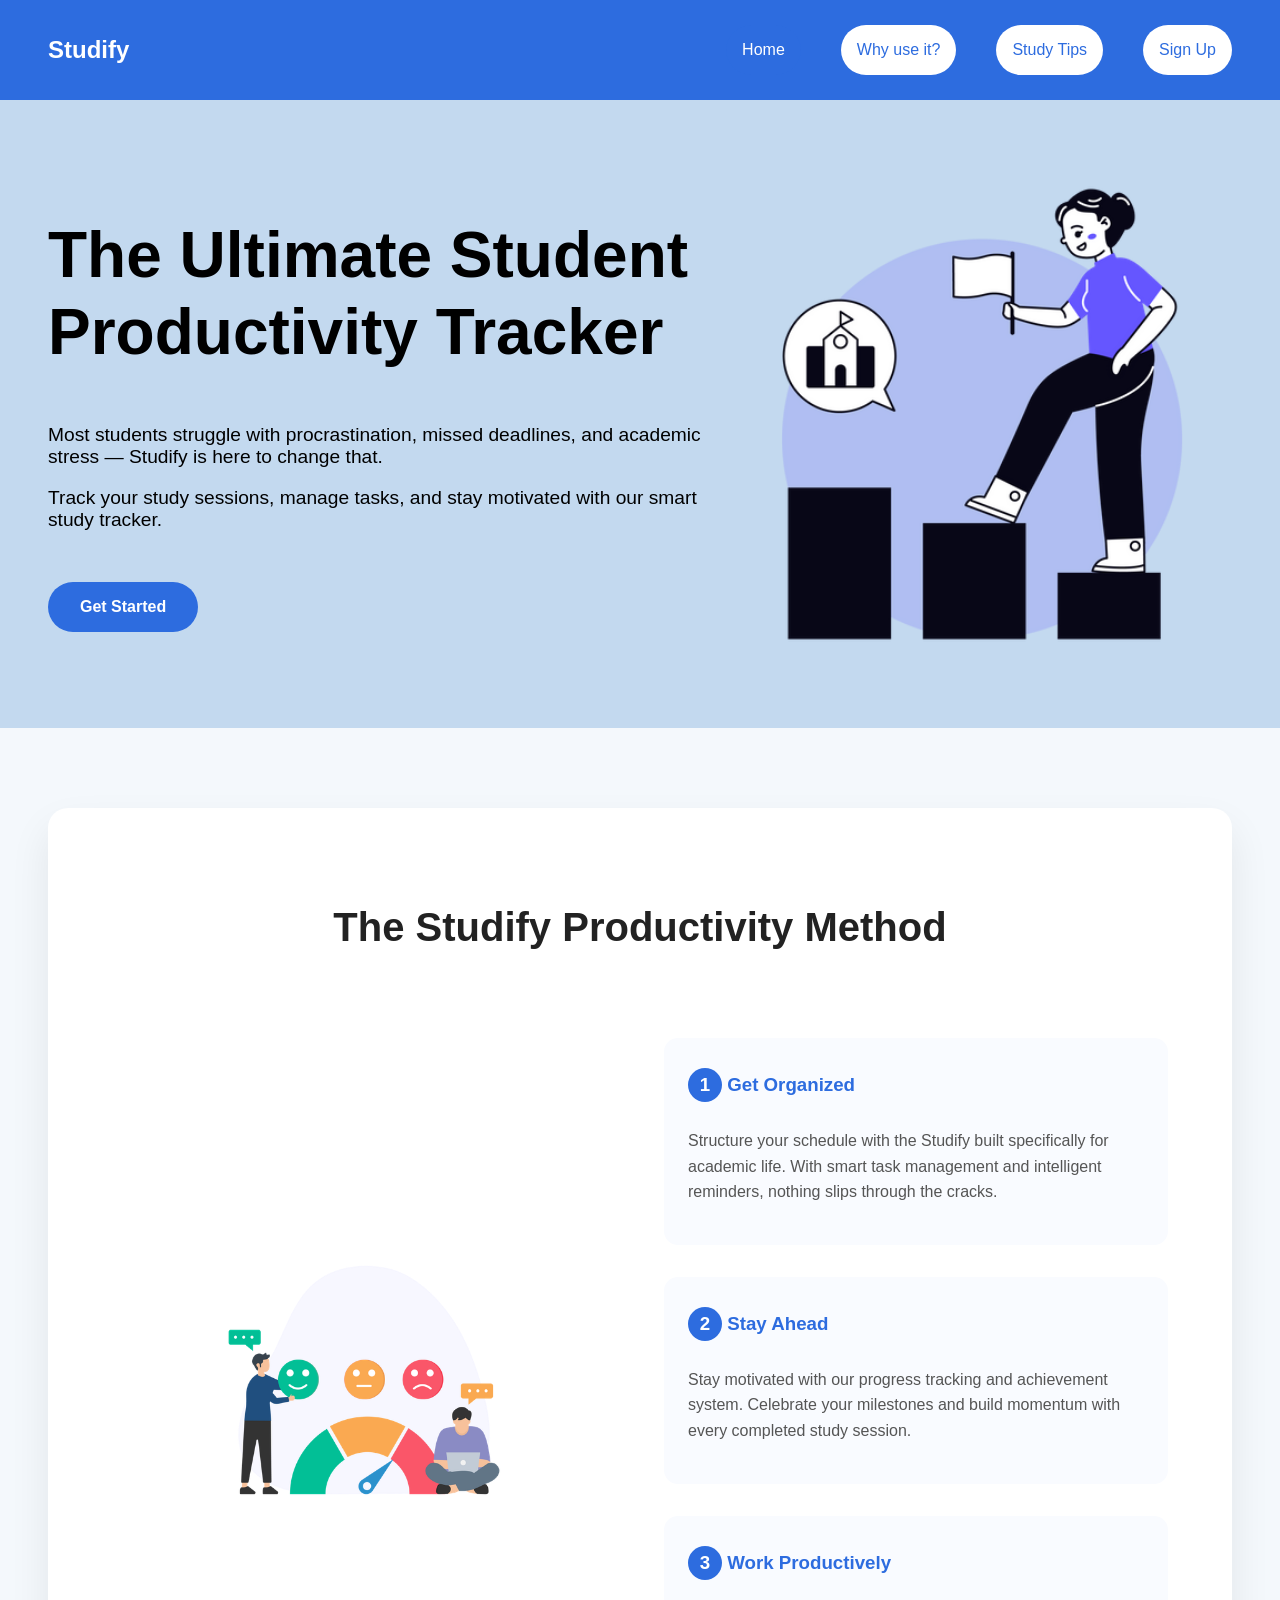
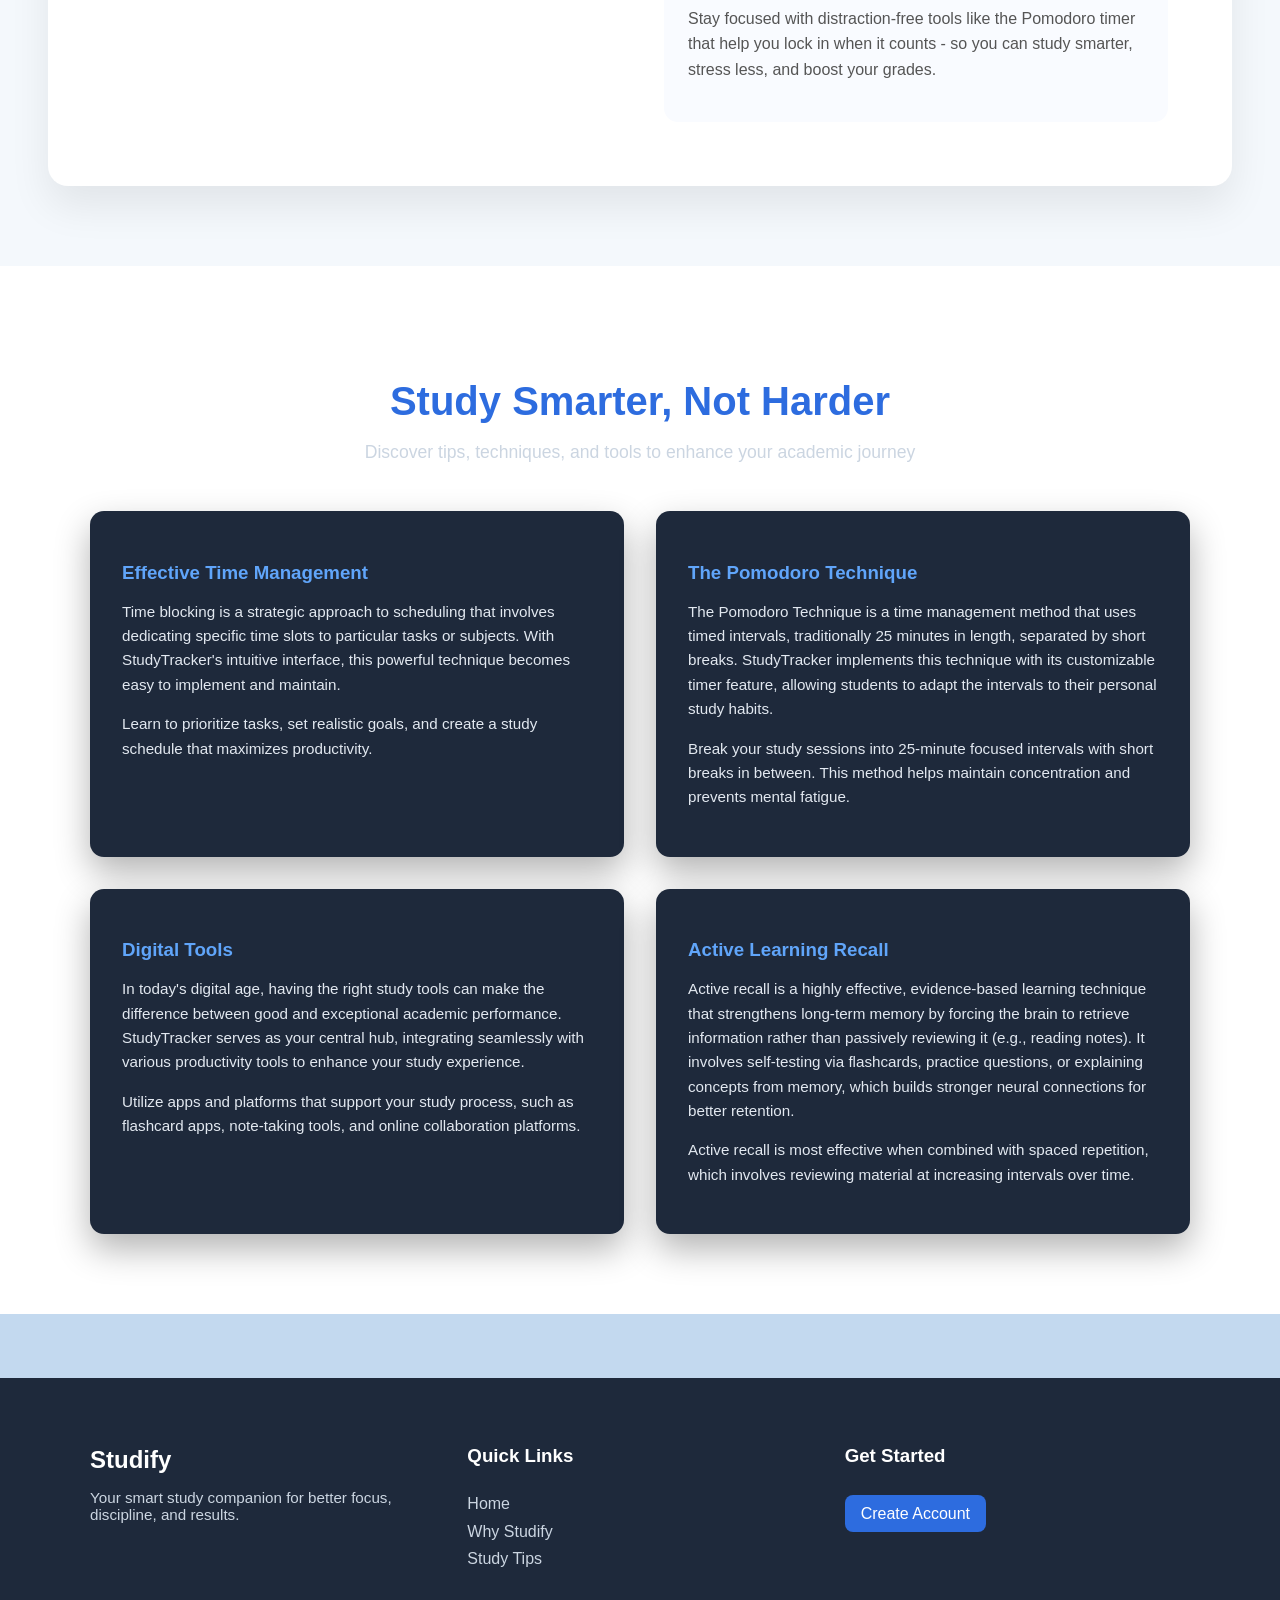
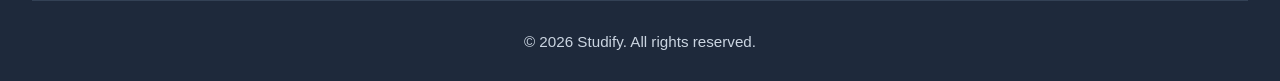
<file: index.html>
<!DOCTYPE html> 
<html lang="en">
<head>
  <meta charset="UTF-8">
  <meta name="viewport" content="width=device-width, initial-scale=1.0">
  <title>Studify- A study tracker</title>
  <link rel="stylesheet" href="style.css">
</head>
<body>
  <nav>
    <h1>Studify</h1>
    <div class="nav-links">
      <a href="#home">Home</a>
      <a href="#why">Why use it?</a>
      <a href="#study-tips">Study Tips</a>
      <a href="sign-up.html">Sign Up</a>
    </div>
  </nav>

  <section class="homepage" id="home">
    <div class="intro">
      <div class="intro-text">
        <h1>The Ultimate Student<br>
          Productivity Tracker
        </h1>

        <p>Most students struggle with procrastination, missed deadlines, and academic stress — Studify is here to change that.</p>

        <p>Track your study sessions, manage tasks, and stay motivated with our smart study tracker.</p>

        <a href="dashboard.html" class="get-started-button">Get Started</a>
      </div>

      <div class="intro-image">
        <img src="intro.webp" alt="image of students studying">
      </div>
    </div>
  </section>

  <section class="why-use-it" id="why">
    <div class="about">
      <div class="heading">
        <h2>The Studify Productivity Method</h2>
      </div>

      <div class="phone-image">
        <img src="phone-image.webp" alt="image of phone with Studify app">
      </div>

      <div class="points">

        <div class="point-one">
          <h3><span class="one">1</span> Get Organized</h3>
          <p>Structure your schedule with the Studify built specifically for academic life. With smart task management and intelligent reminders, nothing slips through the cracks.</p>
        </div>

        <div class="point-two">
          <h3><span class="two">2</span> Stay Ahead</h3>
          <p>Stay motivated with our progress tracking and achievement system. Celebrate your milestones and build momentum with every completed study session.</p>
        </div>

        <div class="point-three">
          <h3><span class="three">3</span> Work Productively</h3>
          <p>Stay focused with distraction-free tools like the Pomodoro timer that help you lock in when it counts - so you can study smarter, stress less, and boost your grades.</p>
        </div>

      </div>
    </div>
  </section>

  <section class="study-tips" id="study-tips">
    <div class="tricks">

      <div class="heading-title">
        <h2>Study Smarter, Not Harder</h2>
        <p>Discover tips, techniques, and tools to enhance your academic journey</p>
      </div>

      <div class="tips-cards">

        <div class="card-one">
          <h3>Effective Time Management</h3>
          <p>Time blocking is a strategic approach to scheduling that involves dedicating specific time slots to particular tasks or subjects. With StudyTracker's intuitive interface, this powerful technique becomes easy to implement and maintain.</p>
          <p>Learn to prioritize tasks, set realistic goals, and create a study schedule that maximizes productivity.</p>
        </div>

        <div class="card-two">
          <h3>The Pomodoro Technique</h3>
          <p>The Pomodoro Technique is a time management method that uses timed intervals, traditionally 25 minutes in length, separated by short breaks. StudyTracker implements this technique with its customizable timer feature, allowing students to adapt the intervals to their personal study habits.</p>
          <p>Break your study sessions into 25-minute focused intervals with short breaks in between. This method helps maintain concentration and prevents mental fatigue.</p>
        </div>

        <div class="card-three">
          <h3>Digital Tools</h3>
          <p>In today's digital age, having the right study tools can make the difference between good and exceptional academic performance. StudyTracker serves as your central hub, integrating seamlessly with various productivity tools to enhance your study experience.</p>
          <p>Utilize apps and platforms that support your study process, such as flashcard apps, note-taking tools, and online collaboration platforms.</p>
        </div>

        <div class="card-four">
          <h3>Active Learning Recall</h3>
          <p>Active recall is a highly effective, evidence-based learning technique that strengthens long-term memory by forcing the brain to retrieve information rather than passively reviewing it (e.g., reading notes). It involves self-testing via flashcards, practice questions, or explaining concepts from memory, which builds stronger neural connections for better retention.</p>
          <p>Active recall is most effective when combined with spaced repetition, which involves reviewing material at increasing intervals over time.</p>
        </div>

      </div>
    </div>
  </section>

  <footer class="footer">
  <div class="footer-container">
    
    <div class="footer-brand">
      <h2>Studify</h2>
      <p>Your smart study companion for better focus, discipline, and results.</p>
    </div>

    <div class="footer-links">
      <h3>Quick Links</h3>
      <a href="#home">Home</a>
      <a href="#why">Why Studify</a>
      <a href="#study-tips">Study Tips</a>
    </div>

    <div class="footer-action">
      <h3>Get Started</h3>
      <a href="sign-up.html" class="footer-btn">Create Account</a>
    </div>

  </div>

  <div class="footer-bottom">
    <p>© 2026 Studify. All rights reserved.</p>
  </div>
</footer>

  <script src="script.js"></script>
</body>
</html>
</file>
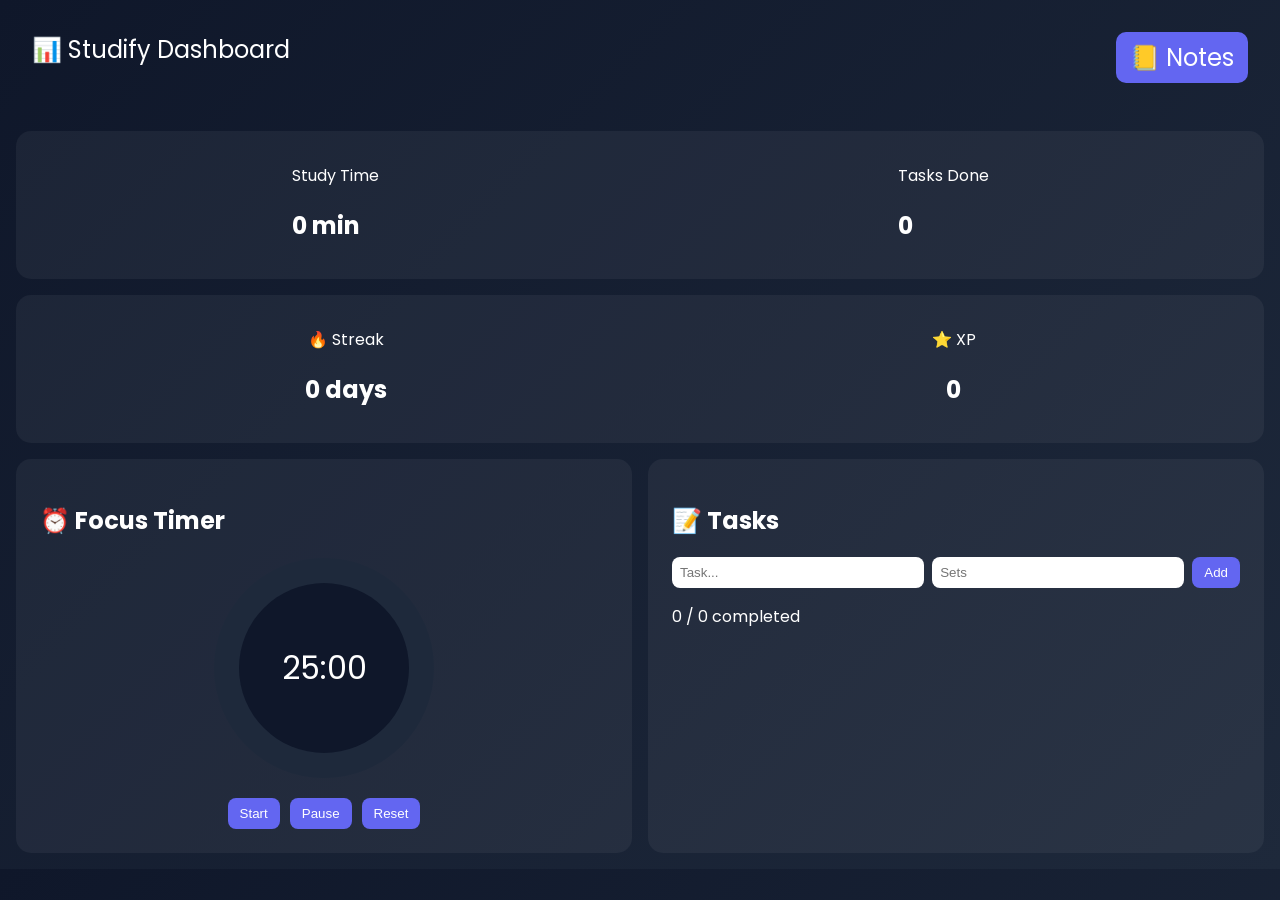
<file: dashboard.html>
<!DOCTYPE html>
<html lang="en">
<head>
  <meta charset="UTF-8">
  <meta name="viewport" content="width=device-width, initial-scale=1.0">
  <title>Studify Dashboard</title>

  <link href="https://fonts.googleapis.com/css2?family=Poppins:wght@400;600&display=swap" rel="stylesheet">
  <link rel="stylesheet" href="dashboard.css">
</head>

<body>

<header class="header">
  <span>📊 Studify Dashboard</span>
  <a href="notes.html" class="notes-btn">📒 Notes</a>
</header>

<!-- TRACKER -->
<section class="tracker">
  <div>
    <p>Study Time</p>
    <h2 id="studyTime">0 min</h2>
  </div>
  <div>
    <p>Tasks Done</p>
    <h2 id="tasksDone">0</h2>
  </div>
</section>

<!-- GAMIFICATION -->
<section class="gamification">
  <div>
    <p>🔥 Streak</p>
    <h2 id="streakCount">0 days</h2>
  </div>
  <div>
    <p>⭐ XP</p>
    <h2 id="xpCount">0</h2>
  </div>
</section>

<!-- MAIN -->
<section class="main-grid">

  <!-- TIMER -->
  <div class="card">
    <h2>⏰ Focus Timer</h2>

    <div class="circle">
      <div class="inner-circle">
        <span id="timeDisplay">25:00</span>
      </div>
    </div>

    <div class="buttons">
      <button onclick="startTimer()">Start</button>
      <button onclick="pauseTimer()">Pause</button>
      <button onclick="resetTimer()">Reset</button>
    </div>
  </div>

  <!-- TASKS -->
  <div class="card">
    <h2>📝 Tasks</h2>

    <form id="taskForm">
      <input type="text" id="taskInput" placeholder="Task..." required>
      <input type="number" id="taskSets" placeholder="Sets" min="1" required>
      <button type="submit">Add</button>
    </form>

    <p id="progressText">0 / 0 completed</p>
    <ul id="taskList"></ul>
  </div>

</section>

<script src="dashboard.js"></script>
</body>
</html>
</file>
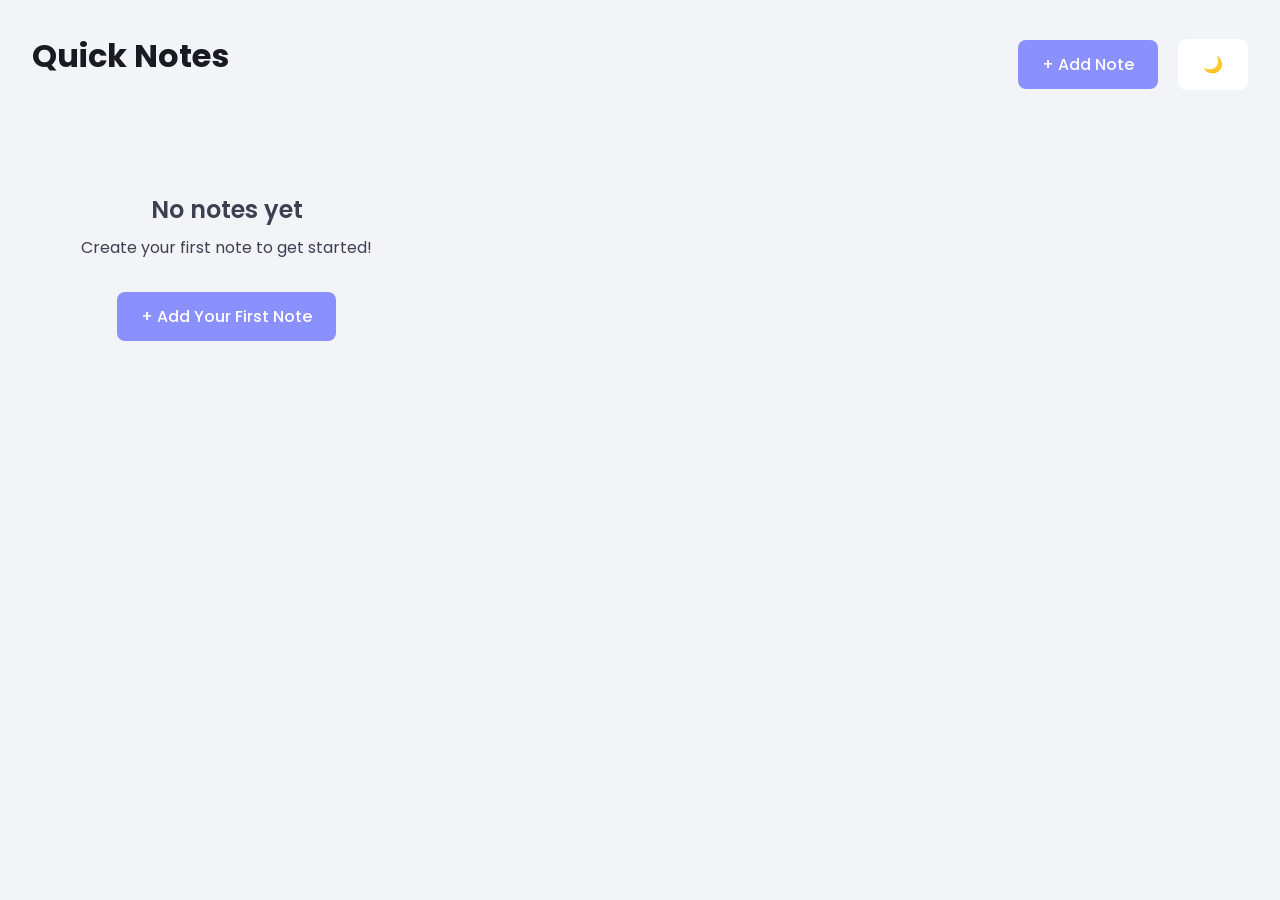
<file: notes.html>
<!DOCTYPE html>
<html lang="en">
<head>
    <meta charset="UTF-8">
    <meta name="viewport" content="width=device-width, initial-scale=1.0">
    <title>Notes</title>
    <link rel="stylesheet" href="notes.css">
</head>
<body>
    <header>
        <h1>Quick Notes</h1>
        <div>
            <button class="add-note-btn" onclick="openNoteDialog()">+ Add Note</button>
            <button id="themeToggleBtn" class="theme-toggle-btn">🌙</button>
        </div>
    </header>
    <main id="notesContainer" class="notes-grid">

    </main>
    <dialog id="noteDialog">
        <div class="cialog-content">
            <div class="dialog-header">
                <h2 class="dialog-title" id="dialogTitle">Add New Note</h2>
                <button class="close-btn" onclick="closeNoteDialog()">X</button>
            </div>
            <form id="noteForm">
                <div class="form-group">
                    <label for="noteTitle" class="form-label">Title</label>
                    <input type="text" id="noteTitle" class="form-input" placeholder="Enter note title..." required>
                </div>

                <div class="form-group">
                    <label for="noteContent" class="form-label">Content</label>
                    <textarea id="noteContent" class="form-textarea" placeholder="Write your note here..." required></textarea>
                </div>
                <div class="dailog-actions">
                    <button type="button" class="cancel-btn" onclick="closeNoteDialog()">Cancel</button>
                    <button type="submit" class="save-btn">Save Note</button>
                </div>
            </form>
        </div>
    </dialog>
    <script src="notes.js"></script>
</body>
</html>
</file>
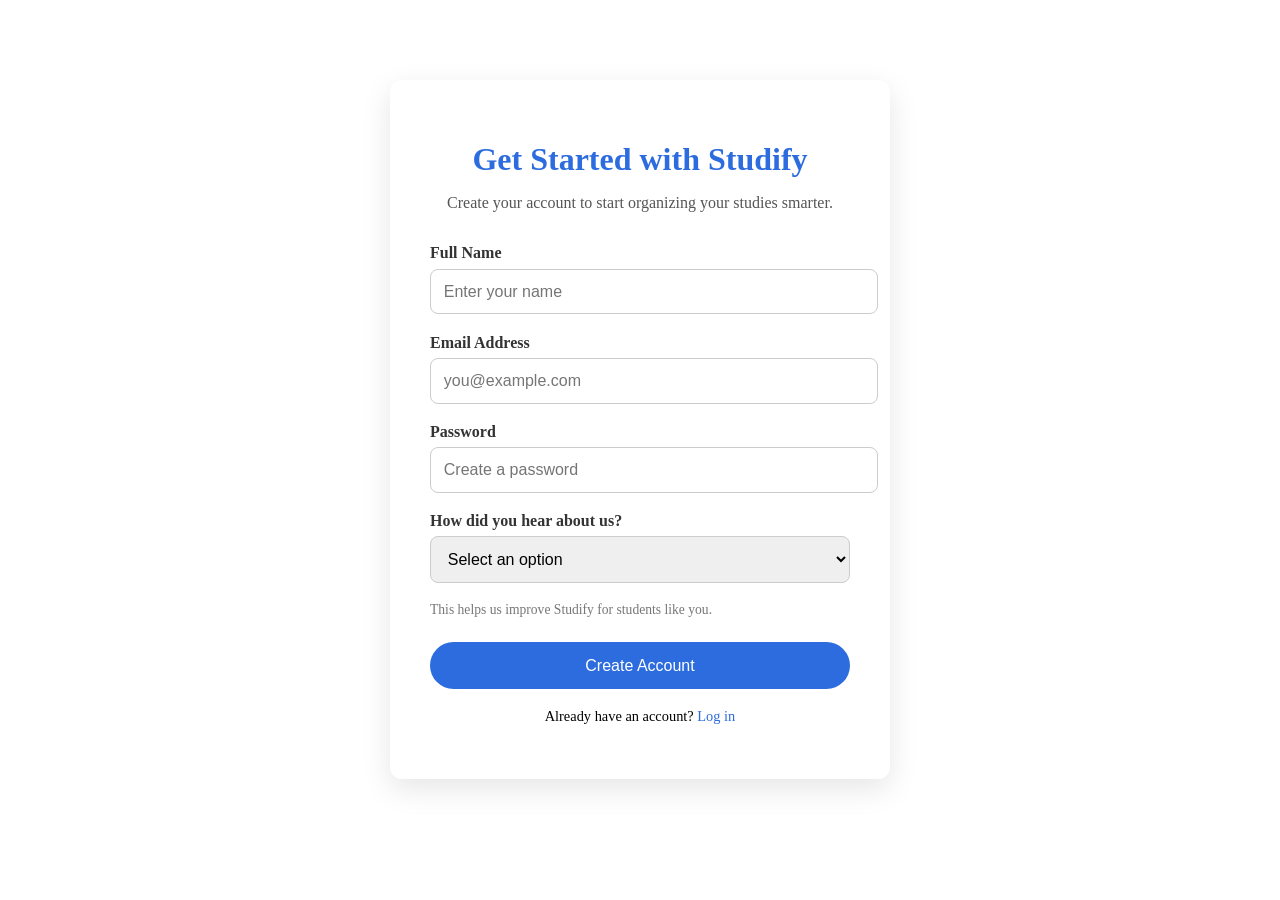
<file: sign-up.html>
<!DOCTYPE html>
<html lang="en">
<head>
  <meta charset="UTF-8">
  <title>Get Started | Studify</title>
  <link rel="stylesheet" href="sign-up.css">
</head>
<body>

  <div class="form-container">
    <h1>Get Started with Studify</h1>
    <p class="subtitle">
      Create your account to start organizing your studies smarter.
    </p>

    <form class="signup-form">

      <label>
        Full Name
        <input type="text" placeholder="Enter your name" required>
      </label>

      <label>
        Email Address
        <input type="email" placeholder="you@example.com" required>
      </label>

      <label>
        Password
        <input type="password" placeholder="Create a password" required>
      </label>

      <label>
        How did you hear about us?
        <select required>
          <option value="">Select an option</option>
          <option>Friend / Classmate</option>
          <option>College / Professor</option>
          <option>Social Media</option>
          <option>Online Search</option>
          <option>Other</option>
        </select>
      </label>

      <p class="hint">
        This helps us improve Studify for students like you.
      </p>

      <button type="submit">Create Account</button>

      <p class="login-text">
        Already have an account? <a href="#">Log in</a>
      </p>

    </form>
  </div>

  <script src="sign-up.js"></script>
</body>
</html>
</file>
<file: style.css>
body {
  margin: 0;
  font-family: Arial, sans-serif;
  background: #c3d9ef;
}
nav {
  display: flex;
  justify-content: space-between;
  align-items: center;
  padding: 1rem 3rem;
  background: #2d6cdf;
  color: white;
}

.nav-links {
  display: flex;
  gap: 2.5rem;
}
.nav-links a{
    text-decoration: none;
    background-color: white;
    color: #2d6cdf;
    padding: 1rem;
    border-radius: 25px;
}
nav a:hover {
  background: #2d6cdf;
  color: white;
  transition: linear 0.3s;
}
.intro{
  padding: 4rem 3rem 4rem 3rem;
  display: flex;
}
.intro h1{
  display: flex;
  align-items: baseline;
  font-size: 4rem;
  line-height: 1.2;
  font-weight: 700;
}
.intro p{
  font-weight: 500;
  font-size: larger;
}
.intro-image{
  height: 500px;
  display: flex;
  justify-content: flex-end;
}
.get-started-button {
  display: inline-block;
  margin-top: 2rem;
  padding: 1rem 2rem;
  border-radius: 30px;
  background-color: #2d6cdf;
  color: white;
  text-decoration: none;
  font-weight: bold;
}
/* ===== WHY USE IT SECTION ===== */

.why-use-it {
  padding: 5rem 3rem;
  background: #f4f8fc;
}

.about {
  max-width: 1100px;
  margin: auto;
  background: white;
  border-radius: 20px;
  padding: 4rem;
  box-shadow: 0 20px 40px rgba(0,0,0,0.08);

  display: grid;
  grid-template-columns: 1fr 1fr;
  gap: 3rem;
}

/* Heading stays centered */
.heading {
  grid-column: 1 / -1;
  text-align: center;
}

.heading h2 {
  font-size: 2.5rem;
  margin-bottom: 2.5rem;
  color: #222;
}

/* Left image */
.phone-image {
  display: flex;
  justify-content: center;
  align-items: center;
}

.phone-image img {
  max-width: 280px;
  height: auto;
}

/* Right text content */
.points {
  display: flex;
  flex-direction: column;
  gap: 2rem;
}

/* Individual point blocks */
.points > div {
  padding: 1.5rem;
  border-radius: 14px;
  background: #f9fbff;
}

.points span {
  display: inline-flex;
  width: 34px;
  height: 34px;
  background: #2d6cdf;
  color: white;
  font-weight: bold;
  align-items: center;
  justify-content: center;
  border-radius: 50%;
  margin-bottom: 0.6rem;
}

.points h3 {
  margin: 0.4rem 0;
  color: #2d6cdf;
}

.points p {
  color: #555;
  line-height: 1.6;
}

@media (max-width: 900px) {
  .about {
    grid-template-columns: 1fr;
    padding: 3rem 2rem;
  }

  .phone-image {
    order: 1;
  }

  .points {
    order: 2;
  }
}


/* ===== STUDY TIPS SECTION ===== */

.study-tips {
  padding: 5rem 3rem;
  color: #2d6cdf;
  background: white;
}

.heading-title {
  text-align: center;
  margin-bottom: 3rem;
}

.heading-title h2 {
  font-size: 2.5rem;
  margin-bottom: 0.5rem;
}

.heading-title p {
  color: #cbd5e1;
  font-size: 1.1rem;
}

/* Cards grid */
.tips-cards {
  max-width: 1100px;
  margin: auto;
  display: grid;
  grid-template-columns: repeat(2, 1fr);
  gap: 2rem;
}

/* Individual cards */
.tips-cards > div {
  background: #1e293b;
  padding: 2rem;
  border-radius: 14px;
  box-shadow: 0 15px 35px rgba(0,0,0,0.3);
}

.tips-cards h3 {
  color: #60a5fa;
  margin-bottom: 1rem;
}

.tips-cards p {
  color: #e2e8f0;
  line-height: 1.6;
  font-size: 0.95rem;
}

/* Readable spacing */
.tips-cards p + p {
  margin-top: 0.8rem;
}

/* Scroll animation */
.hidden {
  opacity: 0;
  transform: translateY(40px);
  transition: all 0.6s ease;
}

.show {
  opacity: 1;
  transform: translateY(0);
}

/* Active nav */
.nav-links a.active {
  background: #2d6cdf;
  color: white;
}

/* FOOTER */

/* ===== FOOTER ===== */

.footer {
  background: #1e293b;
  color: white;
  padding: 3rem 2rem 1rem;
  margin-top: 4rem;
}

.footer-container {
  max-width: 1100px;
  margin: auto;
  display: grid;
  grid-template-columns: repeat(3, 1fr);
  gap: 2rem;
}

.footer h2 {
  margin-bottom: 0.5rem;
}

.footer p {
  color: #cbd5e1;
  font-size: 0.95rem;
}

.footer-links,
.footer-action {
  display: flex;
  flex-direction: column;
  gap: 0.6rem;
}

.footer-links a {
  text-decoration: none;
  color: #cbd5e1;
}

.footer-links a:hover {
  color: white;
}

.footer-btn {
  text-decoration: none;
  background: #2d6cdf;
  color: white;
  padding: 0.6rem 1rem;
  border-radius: 8px;
  width: fit-content;
}

.footer-bottom {
  text-align: center;
  margin-top: 2rem;
  border-top: 1px solid #334155;
  padding-top: 1rem;
  font-size: 0.85rem;
  color: #94a3b8;
}

/* Responsive */
@media (max-width: 800px) {
  .footer-container {
    grid-template-columns: 1fr;
    text-align: center;
  }

  .footer-links,
  .footer-action {
    align-items: center;
  }
}

/* Responsive: 1 column */
@media (max-width: 800px) {
  .tips-cards {
    grid-template-columns: 1fr;
  }
}
</file>
<file: dashboard.css>
body {
  margin: 0;
  font-family: 'Poppins', sans-serif;
  background: linear-gradient(135deg, #0f172a, #1e293b);
  color: white;
}

/* HEADER */
.header {
  display: flex;
  justify-content: space-between;
  padding: 2rem;
  font-size: 1.5rem;
}

.notes-btn {
  text-decoration: none;
  background: #6366f1;
  padding: 8px 14px;
  border-radius: 10px;
  color: white;
}

/* TRACKERS */
.tracker, .gamification {
  display: flex;
  justify-content: space-around;
  margin: 1rem;
  padding: 1rem;
  border-radius: 15px;
  background: rgba(255,255,255,0.05);
}

.gamification div {
  text-align: center;
}

/* GRID */
.main-grid {
  display: grid;
  grid-template-columns: 1fr 1fr;
  gap: 1rem;
  margin: 1rem;
}

.card {
  background: rgba(255,255,255,0.05);
  padding: 1.5rem;
  border-radius: 15px;
}

/* TIMER */
.circle {
  width: 220px;
  height: 220px;
  border-radius: 50%;
  margin: 20px auto;
  display: flex;
  justify-content: center;
  align-items: center;
  background: conic-gradient(#6366f1 0%, #1e293b 0%);
}

.inner-circle {
  width: 170px;
  height: 170px;
  background: #0f172a;
  border-radius: 50%;
  display: flex;
  justify-content: center;
  align-items: center;
}

#timeDisplay {
  font-size: 2rem;
}

/* BUTTONS */
.buttons {
  display: flex;
  justify-content: center;
  gap: 10px;
}

button {
  background: #6366f1;
  border: none;
  padding: 8px 12px;
  border-radius: 8px;
  color: white;
  cursor: pointer;
}

/* TASKS */
#taskForm {
  display: flex;
  gap: 8px;
  margin-bottom: 10px;
}

#taskForm input {
  flex: 1;
  padding: 8px;
  border-radius: 8px;
  border: none;
}

#taskList li {
  display: flex;
  justify-content: space-between;
  align-items: center;
  background: rgba(255,255,255,0.1);
  padding: 10px;
  margin: 5px 0;
  border-radius: 10px;
}

/* RESPONSIVE */
@media (max-width: 900px) {
  .main-grid {
    grid-template-columns: 1fr;
  }
}
</file>
<file: notes.css>
@import url('https://fonts.googleapis.com/css2?family=Poppins:ital,wght@0,100;0,200;0,300;0,400;0,500;0,600;0,700;0,800;0,900;1,100;1,200;1,300;1,400;1,500;1,600;1,700;1,800;1,900&display=swap');

* {
  margin: 0;
  padding: 0;
  box-sizing: border-box;
}

:root {
  --brand-color: #8b90ff;
  --base-color: #f2f4f8;
  --surface-color: #fff;
  --text-color: #191b23;
  --secondary-text-color: #3c404f;
  --base-transparent-90: rgba(247, 247, 247, 0.9);
  --base-transparent-100: rgba(247, 247, 247, 1);
}

.dark-theme {
  --brand-color: #8b90ff;
  --base-color: #1e1f26;
  --surface-color: #2c2f38;
  --text-color: #f0f0f0;
  --secondary-text-color: #b0b3c0;
  --base-transparent-90: rgba(30, 31, 38, 0.9);
  --base-transparent-100: rgba(30, 31, 38, 1);
}

body {
  font-family: Poppins, sans-serif;
  margin: 2rem;
  background: var(--base-color);
  color: var(--text-color);
}

h1 {
  margin-bottom: 1rem;
}

button, input, textarea {
  font: inherit;
}

header {
  display: flex;
  justify-content: space-between;
  align-items: center;
  margin-bottom: 2rem;
}

.add-note-btn {
  background: var(--brand-color);
  color: white;
  border: none;
  padding: 0.75rem 1.5rem;
  border-radius: 0.5rem;
  cursor: pointer;
  font-weight: 500;
  transition: all 0.2s ease;
}

.add-note-btn:hover {
  background: #7a7fff;
}

.theme-toggle-btn {
  background: var(--surface-color);
  color: var(--text-color);
  border: 1px solid var(--surface-color);
  padding: 0.75rem 1.5rem;
  border-radius: 0.5rem;
  cursor: pointer;
  font-weight: 500;
  transition: all 0.2s ease;
  margin-left: 1rem;
}

.theme-toggle-btn:hover {
  background: var(--brand-color);
  color: white;
}


.notes-grid {
  display: grid;
  grid-template-columns: repeat(auto-fill, minmax(300px, 1fr));
  gap: 1.5rem;
}

.note-card {
  background: var(--surface-color);
  border-radius: 0.75rem;
  padding: 1.5rem;
  border: 1px solid var(--surface-color);
  transition: all 0.2s ease;
  position: relative;
}

.note-card:hover {
  transform: scale(1.02);
  box-shadow: 0 2px 15px rgba(0, 0, 0, 0.05);
}

.note-title {
  font-size: 1.25rem;
  font-weight: 600;
  margin-bottom: 0.75rem;
  color: var(--text-color);
  word-wrap: break-word;
}

.note-content {
  color: var(--secondary-text-color);
  line-height: 1.6;
  margin-bottom: 1rem;
  word-wrap: break-word;
  white-space: pre-wrap;
}

.note-actions {
  position: absolute;
  top: 1rem;
  right: 1rem;
  display: flex;
  gap: 0.5rem;
  opacity: 0;
  visibility: hidden;
  transition: all 0.2s ease;
}

.note-card:hover .note-actions {
  opacity: 1;
  visibility: visible;
}

.edit-btn, .delete-btn {
  width: 32px;
  height: 32px;
  border: none;
  border-radius: 0.375rem;
  cursor: pointer;
  display: flex;
  align-items: center;
  justify-content: center;
  transition: all 0.2s ease;
  backdrop-filter: blur(10px);
  background: var(--base-transparent-90);
  color: var(--text-color);
  border: 1px solid var(--surface-color);
}

.edit-btn:hover {
  background: var(--base-transparent-100);
  transform: scale(1.05);
}

.delete-btn:hover {
  background: #ff5252;
  transform: scale(1.05);
  color: white;
}

dialog {
  margin: auto;
  inset: 0;
  border: none;
  border-radius: 1rem;
  padding: 0;
  background: var(--surface-color);
  color: var(--text-color);
  max-width: 500px;
  width: 90vw;
}

dialog::backdrop {
  background: rgba(0, 0, 0, 0.1);
  backdrop-filter: blur(4px);
}

.dialog-content {
  padding: 2rem;
}

.dialog-header {
  display: flex;
  justify-content: space-between;
  align-items: center;
  margin-bottom: 1.5rem;
}

.dialog-title {
  font-size: 1.5rem;
  font-weight: 600;
}

.close-btn {
  background: none;
  border: none;
  font-size: 1.5rem;
  cursor: pointer;
  color: var(--secondary-text-color);
  padding: 0.25rem;
  border-radius: 0.25rem;
  transition: background 0.2s ease;
}

.close-btn:hover {
  background: var(--surface-color);
}

.form-group {
  margin-bottom: 1.5rem;
}

.form-label {
  display: block;
  margin-bottom: 0.5rem;
  font-weight: 500;
  color: var(--text-color);
}

.form-input, .form-textarea {
  width: 100%;
  padding: 0.75rem;
  border: 2px solid var(--surface-color);
  border-radius: 0.5rem;
  font-size: 1rem;
  transition: border-color 0.2s ease;
  background: var(--base-color);
  color: var(--text-color);
}

.form-input:focus, .form-textarea:focus {
  outline: none;
  border-color: var(--brand-color);
}

.form-textarea {
  resize: vertical;
  min-height: 120px;
}

.dialog-actions {
  display: flex;
  gap: 1rem;
  justify-content: flex-end;
}

.cancel-btn, .save-btn {
  padding: 0.75rem 1.5rem;
  border: none;
  border-radius: 0.5rem;
  cursor: pointer;
  font-weight: 500;
  transition: all 0.2s ease;
}

.cancel-btn {
  background: var(--base-color);
  color: var(--text-color);
}

.save-btn {
  background: var(--brand-color);
  color: white;
}

.save-btn:hover {
  background: #7a7fff;
}

.empty-state {
  text-align: center;
  padding: 4rem 2rem;
  color: var(--secondary-text-color);
}

.empty-state h2 {
  font-size: 1.5rem;
  margin-bottom: 0.5rem;
  font-weight: 600;
}

.empty-state p {
  font-size: 1rem;
  margin-bottom: 2rem;
}
</file>
<file: sign-up.css>
.form-container {
  max-width: 420px;
  margin: 80px auto;
  background: white;
  padding: 2.5rem;
  border-radius: 12px;
  box-shadow: 0 10px 30px rgba(0,0,0,0.1);
}

.form-container h1 {
  margin-bottom: 0.5rem;
  font-size: 2rem;
  color: #2d6cdf;
  display: flex;
  justify-content: center;
}

.subtitle {
  margin-bottom: 2rem;
  color: #555;
  display: flex;
  justify-content: center;
}

.signup-form label {
  display: block;
  margin-bottom: 1.2rem;
  font-weight: 600;
  color: #333;
}

.signup-form input,
.signup-form select {
  width: 100%;
  margin-top: 0.4rem;
  padding: 0.8rem;
  font-size: 1rem;
  border-radius: 8px;
  border: 1px solid #ccc;
}

.signup-form input:focus,
.signup-form select:focus {
  outline: none;
  border-color: #2d6cdf;
}

.hint {
  font-size: 0.85rem;
  color: #777;
  margin-bottom: 1.5rem;
}

.signup-form button {
  width: 100%;
  padding: 0.9rem;
  background: #2d6cdf;
  color: white;
  font-size: 1rem;
  border: none;
  border-radius: 30px;
  cursor: pointer;
}

.signup-form button:hover {
  background: #1f55b5;
}

.login-text {
  text-align: center;
  margin-top: 1.2rem;
  font-size: 0.9rem;
}

.login-text a {
  color: #2d6cdf;
  text-decoration: none;
}
</file>
